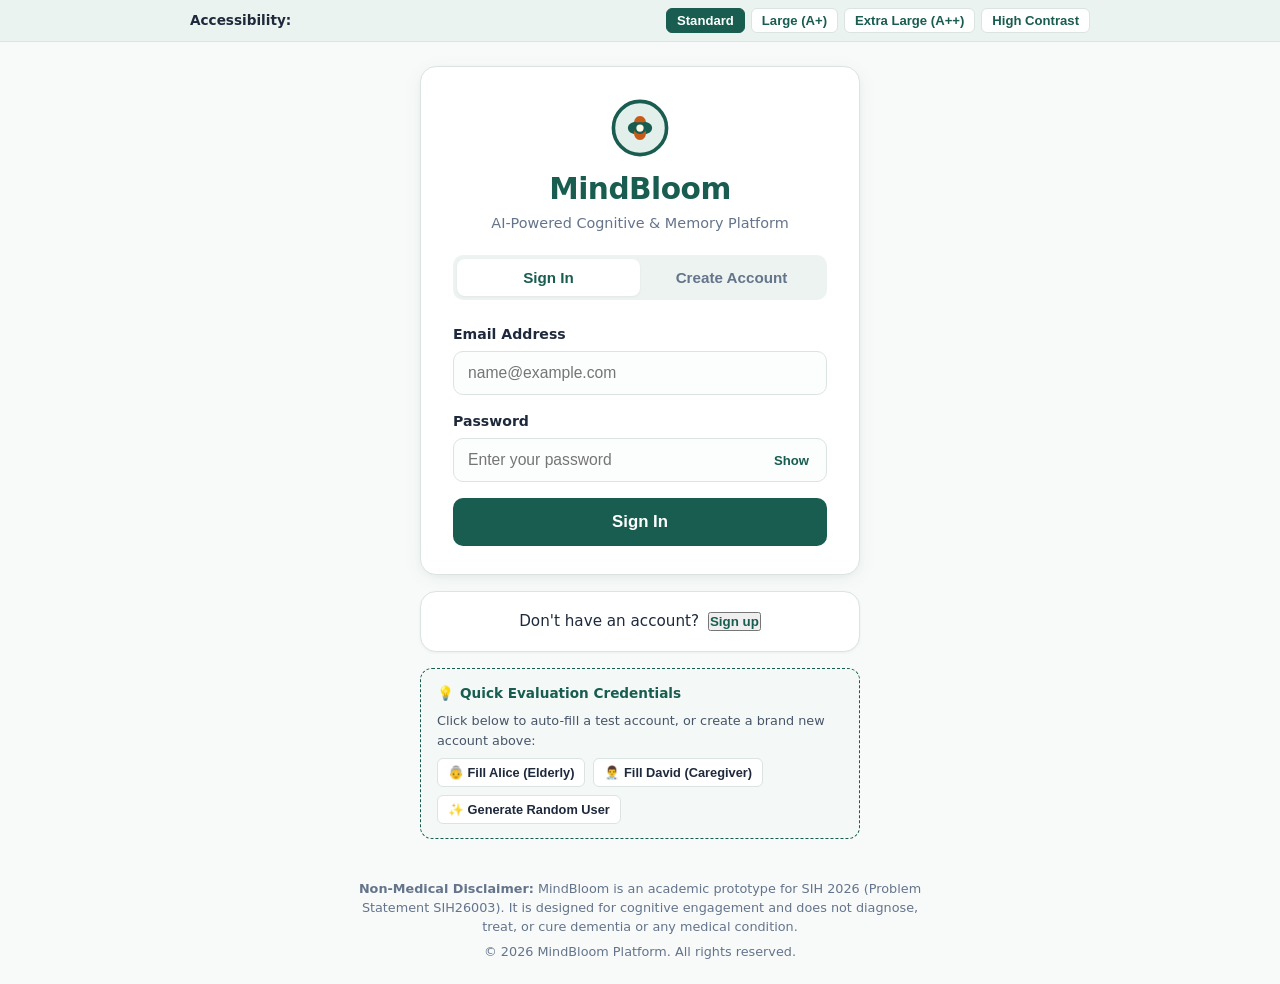
<file: frontend/index.html>
<!DOCTYPE html>
<html lang="en">
<head>
  <meta charset="UTF-8">
  <meta name="viewport" content="width=device-width, initial-scale=1.0">
  <title>MindBloom — AI-Powered Cognitive & Memory Assistance Platform</title>
  <meta name="description" content="MindBloom is an accessible, AI-powered cognitive gaming and memory assistance platform designed for elderly individuals and caregivers. Academic prototype for SIH 2026.">
  <link rel="stylesheet" href="css/style.css">
  <script>
    (function() {
      var token = localStorage.getItem('mindbloom_token');
      if (!token) {
        window.location.replace('login.html');
      }
    })();
  </script>
</head>
<body>

  <!-- Accessible Skip to Main Content Link -->
  <a href="#main-content" class="skip-link">Skip to main content</a>

  <!-- Top Accessibility Bar (Elderly Friendly Font & Contrast Sizing) -->
  <aside class="a11y-bar" aria-label="Accessibility controls">
    <div class="container">
      <span class="a11y-label">Accessibility Settings:</span>
      <div class="a11y-controls">
        <span id="font-controls-label">Text Size:</span>
        <button type="button" class="a11y-btn active" id="btn-font-normal" aria-labelledby="font-controls-label btn-font-normal">Standard</button>
        <button type="button" class="a11y-btn" id="btn-font-large" aria-labelledby="font-controls-label btn-font-large">Large (A+)</button>
        <button type="button" class="a11y-btn" id="btn-font-xlarge" aria-labelledby="font-controls-label btn-font-xlarge">Extra Large (A++)</button>
        <button type="button" class="a11y-btn" id="btn-high-contrast" aria-pressed="false">High Contrast Mode</button>
      </div>
    </div>
  </aside>

  <!-- Main Navigation Header -->
  <header class="site-header">
    <div class="container">
      <nav class="nav-bar" aria-label="Main Navigation">
        <!-- Logo / Brand Name -->
        <a href="#home" class="brand" aria-label="MindBloom Home">
          <svg class="brand-icon" viewBox="0 0 48 48" fill="none" xmlns="http://www.w3.org/2000/svg" aria-hidden="true">
            <circle cx="24" cy="24" r="22" fill="#E3EFEA" stroke="#185D50" stroke-width="3"/>
            <!-- Gentle Flower / Blooming Petals Concept -->
            <path d="M24 14C21 14 19 17 19 20C19 23 24 28 24 28C24 28 29 23 29 20C29 17 27 14 24 14Z" fill="#C85A17"/>
            <path d="M14 24C14 21 17 19 20 19C23 19 28 24 28 24C28 24 23 29 20 29C17 29 14 27 14 24Z" fill="#185D50"/>
            <path d="M34 24C34 21 31 19 28 19C25 19 20 24 20 24C20 24 25 29 28 29C31 29 34 27 34 24Z" fill="#185D50"/>
            <path d="M24 34C21 34 19 31 19 28C19 25 24 20 24 20C24 20 29 25 29 28C29 31 27 34 24 34Z" fill="#C85A17"/>
            <circle cx="24" cy="24" r="4" fill="#FEF9E7" stroke="#185D50" stroke-width="2"/>
          </svg>
          <div class="brand-text">
            <span class="brand-name">MindBloom</span>
            <span class="brand-subtext">Cognitive Assistance</span>
          </div>
        </a>

        <!-- Mobile Menu Hamburger Button -->
        <button type="button" class="menu-toggle" id="menu-toggle" aria-expanded="false" aria-controls="nav-menu" aria-label="Toggle navigation menu">
          <span>☰</span> Menu
        </button>

        <!-- Navigation Links -->
        <ul class="nav-menu" id="nav-menu">
          <li><a href="#home" class="nav-link active">Home</a></li>
          <li><a href="#about" class="nav-link">About</a></li>
          <li><a href="#how-it-works" class="nav-link">How It Works</a></li>
          <li><a href="#features" class="nav-link">Features</a></li>
          <li><a href="#game" class="nav-link">Memory Match</a></li>
          <li><a href="dashboard.html" class="nav-link">Caregiver Dashboard</a></li>
          <li class="nav-user-item">
            <a href="#account" class="nav-user-pill" style="text-decoration: none;">
              <span id="nav-user-name">Loading...</span>
              <span id="nav-user-role" class="nav-role-badge">Player</span>
            </a>
          </li>
          <li><button type="button" id="btn-logout" class="nav-logout-btn">Log Out</button></li>
        </ul>
      </nav>
    </div>
  </header>

  <!-- Main Content Landmark -->
  <main id="main-content">

    <!-- ====================================================================
         1 & 3. HERO SECTION & LANDING PAGE
         ==================================================================== -->
    <section class="section hero" id="home">
      <div class="container">
        <div class="hero-grid">
          
          <!-- Hero Text Content -->
          <div class="hero-content">
            <div class="sih-badge">
              <span>🌟</span>
              <span>SIH 2026 • Problem Statement SIH26003</span>
            </div>

            <h1 class="hero-title">MindBloom</h1>
            <p class="hero-tagline">AI-Powered Cognitive &amp; Memory Assistance Platform</p>

            <p class="hero-desc">
              A welcoming, accessible digital space designed for elderly individuals and their dedicated caregivers. 
              MindBloom offers engaging cognitive games, personalized activity pacing, gentle daily reminders, 
              and caregiver monitoring—empowering active minds with warmth, dignity, and simplicity.
            </p>

            <!-- Important Academic & Medical Limitation Notice -->
            <aside class="notice-banner" role="note" aria-label="Medical disclaimer notice">
              <svg class="notice-icon" viewBox="0 0 24 24" fill="currentColor" aria-hidden="true">
                <path d="M12 2L1 21h22L12 2zm1 14h-2v-2h2v2zm0-4h-2v-4h2v4z"/>
              </svg>
              <div>
                <h2 class="notice-title">Important Academic Prototype Notice</h2>
                <p class="notice-text">
                  MindBloom is an academic prototype developed for SIH 2026. 
                  It is strictly designed for recreational cognitive stimulation and memory assistance. 
                  <strong>It does NOT diagnose, treat, prevent, or cure dementia or any medical condition.</strong>
                </p>
              </div>
            </aside>

            <!-- Call-to-Action Buttons -->
            <div class="hero-actions">
              <a href="#game" class="btn btn-primary">
                Play Memory Match <span>→</span>
              </a>
              <a href="#about" class="btn btn-secondary">
                Learn More
              </a>
            </div>
          </div>

          <!-- Hero Visual: Friendly Interactive Game Tile Preview -->
          <div class="hero-visual" aria-hidden="true">
            <div class="hero-card-preview">
              <div class="preview-header">
                <div class="preview-icon-box">
                  <span style="font-size: 26px;">🧠</span>
                </div>
                <div>
                  <h3 style="font-size: 20px; color: var(--color-primary-dark); margin:0;">Memory Match Preview</h3>
                  <span style="font-size: 14px; color: var(--color-text-muted);">Gentle Cognitive Warmup</span>
                </div>
                <span class="preview-badge">Adaptive AI</span>
              </div>

              <p style="font-size: 15px; color: var(--color-text-muted); margin-bottom: 12px;">
                Tap cards to reveal pairs. In Phase 3, this game will actively adapt its difficulty to your comfort level:
              </p>

              <div class="preview-game-grid" id="preview-grid">
                <div class="preview-tile" title="Tap to flip card">🌸</div>
                <div class="preview-tile matched" title="Matched card">🌻</div>
                <div class="preview-tile" title="Tap to flip card">🍃</div>
                <div class="preview-tile matched" title="Matched card">🌻</div>
                <div class="preview-tile" title="Tap to flip card">🌸</div>
                <div class="preview-tile" title="Tap to flip card">🍃</div>
              </div>

              <div class="preview-status">
                <span id="preview-status-text">Interactive Demo Preview</span>
                <span style="color: var(--color-primary); font-weight: bold;">Level: Friendly</span>
              </div>
            </div>
          </div>

        </div>
      </div>
    </section>

    <!-- ====================================================================
         4. ABOUT SECTION
         ==================================================================== -->
    <section class="section section-alt" id="about">
      <div class="container">
        
        <header class="section-header">
          <span class="section-tag">About MindBloom</span>
          <h2 class="section-title">Supporting Mental Agility with Dignity &amp; Care</h2>
          <p class="section-desc">
            Designed specifically for senior citizens and individuals facing memory difficulties, 
            especially focusing on communities across the North Eastern Region.
          </p>
        </header>

        <div class="about-grid">
          
          <!-- About Card 1: What It Is -->
          <article class="about-card">
            <div class="about-icon">
              <svg width="32" height="32" viewBox="0 0 24 24" fill="none" stroke="currentColor" stroke-width="2">
                <path d="M12 2a9 9 0 0 1 9 9c0 4.97-4.03 9-9 9a9 9 0 0 1-9-9c0-4.97 4.03-9 9-9z"/>
                <path d="M12 7v5l3 3"/>
              </svg>
            </div>
            <h3>What is MindBloom?</h3>
            <p>
              MindBloom is a compassionate web application created for SIH 2026 (SIH26003). 
              It provides stimulating brain exercises, daily routine reminders, and easy progress tracking 
              to keep everyday life organized and enjoyable.
            </p>
          </article>

          <!-- About Card 2: Who It Is For -->
          <article class="about-card">
            <div class="about-icon">
              <svg width="32" height="32" viewBox="0 0 24 24" fill="none" stroke="currentColor" stroke-width="2">
                <path d="M17 21v-2a4 4 0 0 0-4-4H5a4 4 0 0 0-4 4v2"/>
                <circle cx="9" cy="7" r="4"/>
                <path d="M23 21v-2a4 4 0 0 0-3-3.87"/>
                <path d="M16 3.13a4 4 0 0 1 0 7.75"/>
              </svg>
            </div>
            <h3>Who is it Designed For?</h3>
            <p>
              <strong>Elderly Individuals:</strong> Seniors experiencing mild memory slips or early dementia symptoms who benefit from structured mental activities.<br><br>
              <strong>Caregivers &amp; Families:</strong> Relatives and healthcare aides who want gentle visibility into their loved one's daily engagement.
            </p>
          </article>

          <!-- About Card 3: Why Cognitive Engagement Matters -->
          <article class="about-card">
            <div class="about-icon">
              <svg width="32" height="32" viewBox="0 0 24 24" fill="none" stroke="currentColor" stroke-width="2">
                <path d="M22 11.08V12a10 10 0 1 1-5.93-9.14"/>
                <polyline points="22 4 12 14.01 9 11.01"/>
              </svg>
            </div>
            <h3>Why Cognitive Engagement?</h3>
            <p>
              Regular cognitive engagement helps maintain focus, recall, and confidence. 
              By adapting difficulty automatically, MindBloom prevents frustration, encourages 
              daily practice, and creates a positive, stress-free routine.
            </p>
          </article>

        </div>

      </div>
    </section>

    <!-- ====================================================================
         5. HOW IT WORKS SECTION (VISUAL WORKFLOW)
         ==================================================================== -->
    <section class="section" id="how-it-works">
      <div class="container">

        <header class="section-header">
          <span class="section-tag">Platform Workflow</span>
          <h2 class="section-title">How MindBloom Works</h2>
          <p class="section-desc">
            A seamless, adaptive cycle designed to support elderly users at their own personal pace.
          </p>
        </header>

        <div class="workflow-container">
          
          <div class="workflow-steps-horizontal" role="list">
            
            <!-- Step 1 -->
            <div class="workflow-step" role="listitem">
              <div class="step-number" aria-hidden="true">1</div>
              <div class="step-icon-wrap" aria-hidden="true">
                <span style="font-size: 24px;">🎮</span>
              </div>
              <h3 class="step-title">User Plays Game</h3>
              <p class="step-desc">The elderly user plays simple, enjoyable cognitive games like Memory Matching.</p>
            </div>

            <!-- Step 2 -->
            <div class="workflow-step" role="listitem">
              <div class="step-number" aria-hidden="true">2</div>
              <div class="step-icon-wrap" aria-hidden="true">
                <span style="font-size: 24px;">📊</span>
              </div>
              <h3 class="step-title">Performance Recorded</h3>
              <p class="step-desc">Accuracy, response time, mistakes, and hints are captured automatically in the background.</p>
            </div>

            <!-- Step 3 -->
            <div class="workflow-step" role="listitem">
              <div class="step-number" aria-hidden="true">3</div>
              <div class="step-icon-wrap" aria-hidden="true">
                <span style="font-size: 24px;">🤖</span>
              </div>
              <h3 class="step-title">AI Analyzes Data</h3>
              <p class="step-desc">A Random Forest machine learning model analyzes recent performance patterns.</p>
            </div>

            <!-- Step 4 -->
            <div class="workflow-step" role="listitem">
              <div class="step-number" aria-hidden="true">4</div>
              <div class="step-icon-wrap" aria-hidden="true">
                <span style="font-size: 24px;">⚙️</span>
              </div>
              <h3 class="step-title">Difficulty Personalized</h3>
              <p class="step-desc">The next game is automatically calibrated to Easy, Medium, or Hard to keep play enjoyable.</p>
            </div>

            <!-- Step 5 -->
            <div class="workflow-step" role="listitem">
              <div class="step-number" aria-hidden="true">5</div>
              <div class="step-icon-wrap" aria-hidden="true">
                <span style="font-size: 24px;">📈</span>
              </div>
              <h3 class="step-title">Progress Tracked</h3>
              <p class="step-desc">Caregivers and users view trends over time without any complex medical jargon.</p>
            </div>

          </div>

          <div class="workflow-note">
            ℹ️ <strong>Phase 1 Note:</strong> This diagram illustrates the architectural workflow. 
            The machine learning model, FastAPI backend, and SQL database will be implemented in subsequent phases.
          </div>

        </div>

      </div>
    </section>

    <!-- ====================================================================
         6. FEATURES SECTION
         ==================================================================== -->
    <section class="section section-alt" id="features">
      <div class="container">

        <header class="section-header">
          <span class="section-tag">Core Capabilities</span>
          <h2 class="section-title">Built for Comfort, Clarity, and Connection</h2>
          <p class="section-desc">
            Explore the key features designed to make cognitive exercise encouraging and caregiving effortless.
          </p>
        </header>

        <div class="features-grid">

          <!-- Feature 1 -->
          <article class="feature-card">
            <div class="feature-icon-box" aria-hidden="true">
              <span style="font-size: 28px;">🃏</span>
            </div>
            <h3 class="feature-title">Cognitive Games</h3>
            <p class="feature-desc">
              Thoughtfully curated games including Memory Matching, Picture Recall, and Sequence Memory designed to stimulate active recall.
            </p>
            <a href="#game" class="feature-tag" style="text-decoration: none;"><span>▶</span> Play Memory Match &rarr;</a>
          </article>

          <!-- Feature 2 -->
          <article class="feature-card">
            <div class="feature-icon-box" aria-hidden="true">
              <span style="font-size: 28px;">🧠</span>
            </div>
            <h3 class="feature-title">AI Personalization</h3>
            <p class="feature-desc">
              Adaptive difficulty models adjust challenge levels according to user response speed and accuracy, ensuring zero frustration.
            </p>
            <span class="feature-tag"><span>✓</span> Scikit-Learn Model</span>
          </article>

          <!-- Feature 3 -->
          <article class="feature-card">
            <div class="feature-icon-box" aria-hidden="true">
              <span style="font-size: 28px;">📊</span>
            </div>
            <h3 class="feature-title">Progress Tracking</h3>
            <p class="feature-desc">
              Clean visual graphs showing completion trends, play frequency, and performance indicators powered by Chart.js.
            </p>
            <span class="feature-tag"><span>✓</span> Visual Charts</span>
          </article>

          <!-- Feature 4 -->
          <article class="feature-card">
            <div class="feature-icon-box" aria-hidden="true">
              <span style="font-size: 28px;">⏰</span>
            </div>
            <h3 class="feature-title">Memory Reminders</h3>
            <p class="feature-desc">
              High-visibility notifications for daily routines, hydration, medication, and upcoming family check-ins.
            </p>
            <span class="feature-tag"><span>✓</span> Clear &amp; Timely</span>
          </article>

          <!-- Feature 5 -->
          <article class="feature-card">
            <div class="feature-icon-box" aria-hidden="true">
              <span style="font-size: 28px;">👨‍👩‍👦</span>
            </div>
            <h3 class="feature-title">Caregiver Dashboard</h3>
            <p class="feature-desc">
              A dedicated portal for family members to monitor play consistency, view history, and coordinate assistance.
            </p>
            <a href="dashboard.html" class="feature-tag" style="text-decoration: none;"><span>📊</span> View Caregiver Dashboard &rarr;</a>
          </article>

          <!-- Feature 6 -->
          <article class="feature-card">
            <div class="feature-icon-box" aria-hidden="true">
              <span style="font-size: 28px;">👁️</span>
            </div>
            <h3 class="feature-title">Accessible Interface</h3>
            <p class="feature-desc">
              Extra-large typography, high-contrast mode, soft colors, and generous touch targets crafted for senior citizens.
            </p>
            <span class="feature-tag"><span>✓</span> Senior-Friendly</span>
          </article>

        </div>

      </div>
    </section>

    <!-- ====================================================================
         COGNITIVE GAME: MEMORY MATCH (PHASE 2)
         ==================================================================== -->
    <section class="section game-section" id="game" aria-label="Memory Matching Cognitive Game">
      <div class="container">

        <header class="section-header">
          <span class="section-tag">Cognitive Exercise</span>
          <h2 class="section-title">Memory Match</h2>
          <p class="section-desc">
            Find all the matching pairs. Tap two cards to reveal them.
          </p>
        </header>

        <div class="game-wrapper">

          <!-- Game Control & Settings Panel -->
          <div class="game-control-panel">
            
            <!-- Difficulty Selector -->
            <div class="difficulty-control">
              <span class="control-label" id="difficulty-label">Select Difficulty:</span>
              <div class="difficulty-btn-group" role="group" aria-labelledby="difficulty-label">
                <button type="button" class="btn-diff active" data-difficulty="easy" id="diff-easy" aria-pressed="true">
                  <span class="diff-title">Easy</span>
                  <span class="diff-sub">4 Pairs (8 Cards)</span>
                </button>
                <button type="button" class="btn-diff" data-difficulty="medium" id="diff-medium" aria-pressed="false">
                  <span class="diff-title">Medium</span>
                  <span class="diff-sub">6 Pairs (12 Cards)</span>
                </button>
                <button type="button" class="btn-diff" data-difficulty="hard" id="diff-hard" aria-pressed="false">
                  <span class="diff-title">Hard</span>
                  <span class="diff-sub">8 Pairs (16 Cards)</span>
                </button>
              </div>
            </div>

            <!-- Action Buttons: Start, Restart, Hint -->
            <div class="game-action-buttons">
              <button type="button" class="btn btn-primary" id="btn-start-game">
                <span>▶</span> Start Game
              </button>
              <button type="button" class="btn btn-secondary" id="btn-restart-game">
                <span>↻</span> Restart
              </button>
              <button type="button" class="btn btn-hint" id="btn-hint-game" title="Peek at an unmatched pair briefly">
                <span>💡</span> Need a Hint?
              </button>
            </div>

          </div>

          <!-- Live Game Statistics Bar -->
          <div class="game-stats-bar" aria-live="polite" aria-label="Live Game Statistics">
            <div class="stat-badge">
              <span class="stat-label">Score</span>
              <span class="stat-value" id="stat-score">0</span>
            </div>
            <div class="stat-badge">
              <span class="stat-label">Timer</span>
              <span class="stat-value" id="stat-timer">00:00</span>
            </div>
            <div class="stat-badge">
              <span class="stat-label">Pairs Matched</span>
              <span class="stat-value" id="stat-matched">0 / 4</span>
            </div>
            <div class="stat-badge">
              <span class="stat-label">Attempts</span>
              <span class="stat-value" id="stat-attempts">0</span>
            </div>
            <div class="stat-badge">
              <span class="stat-label">Mistakes</span>
              <span class="stat-value" id="stat-mistakes">0</span>
            </div>
            <div class="stat-badge">
              <span class="stat-label">Accuracy</span>
              <span class="stat-value" id="stat-accuracy">0%</span>
            </div>
            <div class="stat-badge">
              <span class="stat-label">Hints Used</span>
              <span class="stat-value" id="stat-hints">0</span>
            </div>
          </div>

          <!-- Game Board Outer Container -->
          <div class="game-board-outer">
            <!-- Screen reader accessible announcement -->
            <div id="game-sr-status" class="sr-only" role="status" aria-live="polite"></div>

            <!-- The Grid of Memory Cards -->
            <div class="game-board grid-easy" id="game-board" role="region" aria-label="Memory Card Board">
              <!-- Dynamically rendered by JavaScript -->
            </div>
          </div>

          <!-- Elderly-Friendly Reassurance Tip -->
          <div class="game-tip-box">
            <span>🌿 <strong>Elderly-Friendly Tip:</strong> Take all the time you need! There is no rush or time penalty. Relax and enjoy finding each pair.</span>
          </div>

        </div>

      </div>
    </section>

    <!-- ====================================================================
         7. USER ACCOUNT & AUTHENTICATION STATUS
         ==================================================================== -->
    <section class="section login-section" id="account">
      <div class="container">

        <header class="section-header">
          <span class="section-tag">Account Session</span>
          <h2 class="section-title">Your MindBloom Profile</h2>
          <p class="section-desc">
            Secure, authenticated session with encrypted password protection.
          </p>
        </header>

        <div class="login-wrapper">
          <div class="login-box account-status-card">
            
            <div class="account-profile-header">
              <div class="account-avatar" id="account-avatar" aria-hidden="true">👤</div>
              <div class="account-info">
                <h3 id="profile-display-name">Loading User...</h3>
                <p id="profile-display-email" class="profile-email">email@example.com</p>
                <span id="profile-display-role" class="profile-role-pill">Elderly Player</span>
              </div>
            </div>

            <div class="account-details-grid">
              <div class="acc-detail-item">
                <span class="acc-detail-label">User ID</span>
                <span class="acc-detail-val" id="profile-user-id">#--</span>
              </div>
              <div class="acc-detail-item">
                <span class="acc-detail-label">Security</span>
                <span class="acc-detail-val">Bcrypt + JWT</span>
              </div>
              <div class="acc-detail-item">
                <span class="acc-detail-label">Status</span>
                <span class="acc-detail-val" style="color: #15803D; font-weight: 700;">● Active</span>
              </div>
            </div>

            <div class="account-actions">
              <a href="dashboard.html" class="btn btn-secondary btn-block" style="text-align: center; text-decoration: none; display: block; margin-bottom: 10px;">
                📊 Open Caregiver Dashboard
              </a>
              <button type="button" class="btn btn-primary btn-block" id="btn-account-logout">
                Sign Out / Switch User <span>→</span>
              </button>
            </div>

          </div>
        </div>

      </div>
    </section>

    <!-- Game Completion Result Modal Dialog -->
    <div class="modal-backdrop" id="game-result-modal" role="dialog" aria-modal="true" aria-labelledby="modal-title" style="display: none;">
      <div class="modal-card">
        <div class="modal-celebration" aria-hidden="true">🎉 🌸 🌟</div>
        <h3 class="modal-title" id="modal-title">Wonderful Job! Game Complete!</h3>
        <p class="modal-sub">You have successfully found all matching pairs.</p>

        <div class="results-grid">
          <div class="result-item highlight">
            <span class="res-label">Final Score</span>
            <span class="res-val" id="res-score">0</span>
          </div>
          <div class="result-item highlight">
            <span class="res-label">Accuracy</span>
            <span class="res-val" id="res-accuracy">0%</span>
          </div>
          <div class="result-item">
            <span class="res-label">Time Taken</span>
            <span class="res-val" id="res-time">0s</span>
          </div>
          <div class="result-item">
            <span class="res-label">Difficulty</span>
            <span class="res-val" id="res-difficulty">Easy</span>
          </div>
          <div class="result-item">
            <span class="res-label">Total Attempts</span>
            <span class="res-val" id="res-attempts">0</span>
          </div>
          <div class="result-item">
            <span class="res-label">Mistakes</span>
            <span class="res-val" id="res-mistakes">0</span>
          </div>
          <div class="result-item">
            <span class="res-label">Matched Pairs</span>
            <span class="res-val" id="res-matched">4 / 4</span>
          </div>
          <div class="result-item">
            <span class="res-label">Hints Used</span>
            <span class="res-val" id="res-hints">0</span>
          </div>
          <div class="result-item" style="grid-column: 1 / -1;">
            <span class="res-label">Active Player Profile</span>
            <span class="res-val" id="res-player" style="font-size: 15px; font-weight: 700; color: var(--color-primary);">Grandma Rose (DEMO User #1)</span>
          </div>
        </div>

        <!-- AI Adaptive Difficulty Recommendation Card (Phase 5) -->
        <div class="ai-recommendation-card" id="ai-rec-card" role="region" aria-label="AI Adaptive Difficulty Recommendation">
          <div class="ai-rec-header">
            <span class="ai-rec-icon" aria-hidden="true">🧠</span>
            <div class="ai-rec-title-wrap">
              <h4 class="ai-rec-title">AI Adaptive Recommendation</h4>
              <span class="ai-rec-subtitle">Personalized next-round pace based on your gameplay</span>
            </div>
          </div>

          <!-- Loading State -->
          <div class="ai-rec-loading" id="ai-rec-loading">
            <span class="ai-spinner" aria-hidden="true"></span>
            <span>Analyzing gameplay rhythm to recommend your next difficulty...</span>
          </div>

          <!-- Result Content State -->
          <div class="ai-rec-content" id="ai-rec-content" style="display: none;">
            <div class="ai-rec-badge-row">
              <span class="ai-rec-label">Recommended Next Level:</span>
              <span class="rec-diff-badge diff-medium" id="ai-rec-difficulty-badge">Medium</span>
              <span class="rec-conf-badge" id="ai-rec-confidence">98% match</span>
            </div>
            <p class="ai-rec-message" id="ai-rec-message">
              Great matching pace! Medium difficulty will offer a comfortable, engaging challenge.
            </p>
            <div class="ai-rec-comparison">
              <span>Current Round: <strong id="rec-current-diff">Easy (8 cards)</strong></span>
              <span class="ai-arrow" aria-hidden="true">➔</span>
              <span>Next Suggested: <strong id="rec-next-diff">Medium (12 cards)</strong></span>
            </div>
            <div class="ai-rec-disclaimer">
              <small>💡 Adapts game card count for comfort &amp; engagement — strictly non-diagnostic.</small>
            </div>
          </div>

          <!-- Fallback Offline State -->
          <div class="ai-rec-fallback" id="ai-rec-fallback" style="display: none;">
            <p id="ai-rec-fallback-msg">ℹ️ AI recommendation currently unavailable (offline mode). You can continue playing comfortably at your chosen pace!</p>
          </div>
        </div>

        <!-- Database Save Status Indicator (Phase 3 Backend Connection) -->
        <div id="res-save-status" class="res-save-status" role="status" aria-live="polite" style="display: none;"></div>

        <div class="modal-note">
          <small>✓ Game performance data is automatically sent to the FastAPI backend and recorded in MySQL (mindbloom_db).</small>
        </div>

        <div class="modal-actions">
          <button type="button" class="btn btn-primary btn-block btn-lg" id="btn-modal-play-recommended" style="display: none;">
            <span>▶</span> Start Next Round (Recommended: <span id="btn-rec-diff-text">Medium</span>)
          </button>
          <button type="button" class="btn btn-secondary btn-block" id="btn-modal-play-again">
            <span>↺</span> Replay Current Level
          </button>
          <a href="dashboard.html" class="btn btn-outline btn-block" style="text-align: center; text-decoration: none; display: block;">
            <span>📊</span> View Caregiver Dashboard
          </a>
          <button type="button" class="btn btn-outline btn-block" id="btn-modal-close">
            Close Results
          </button>
        </div>
      </div>
    </div>

  </main>

  <!-- ====================================================================
       FOOTER
       ==================================================================== -->
  <footer class="site-footer">
    <div class="container">
      
      <div class="footer-grid">
        
        <!-- Brand & Description -->
        <div class="footer-brand">
          <div class="brand">
            <span class="brand-name">MindBloom</span>
          </div>
          <span class="brand-subtext">AI-Powered Cognitive &amp; Memory Assistance</span>
          <p class="footer-desc">
            An academic prototype empowering elderly memory health, daily engagement, and family caregiving through adaptive technology.
          </p>
          <div class="sih-badge" style="background: rgba(255,255,255,0.1); color: #FFF; border-color: rgba(255,255,255,0.2);">
            Smart India Hackathon 2026 • SIH26003
          </div>
        </div>

        <!-- Quick Links -->
        <div class="footer-links">
          <h4>Explore MindBloom</h4>
          <ul class="footer-nav">
            <li><a href="#home">Home</a></li>
            <li><a href="#about">About MindBloom</a></li>
            <li><a href="#how-it-works">How It Works</a></li>
            <li><a href="#features">Features</a></li>
            <li><a href="#game">Memory Match Game</a></li>
            <li><a href="dashboard.html">Caregiver Dashboard</a></li>
            <li><a href="#login">Login Portal</a></li>
          </ul>
        </div>

        <!-- Portals Overview -->
        <div class="footer-links">
          <h4>Platform Portals</h4>
          <ul class="footer-nav">
            <li><a href="#login">Patient Dashboard</a></li>
            <li><a href="dashboard.html">Caregiver Monitoring (Live Dashboard)</a></li>
            <li><a href="#how-it-works">AI Adaptive System</a></li>
            <li><a href="#about">North Eastern Region Focus</a></li>
          </ul>
        </div>

      </div>

      <!-- Prominent Medical Disclaimer -->
      <div class="footer-disclaimer-box" role="contentinfo">
        <strong>Academic &amp; Medical Disclaimer:</strong> MindBloom is an academic project prototype developed for Smart India Hackathon (SIH 2026) Problem Statement SIH26003. MindBloom is designed exclusively for cognitive entertainment, recreational mental exercises, and memory assistance. <strong>MindBloom does NOT claim to diagnose, treat, prevent, or cure dementia, Alzheimer's disease, or any medical or neurological condition.</strong> It is not a medical device and should not replace professional medical advice, clinical diagnosis, or specialized clinical care.
      </div>

      <!-- Bottom Copyright & Status -->
      <div class="footer-bottom">
        <p>&copy; 2026 MindBloom Platform. SIH 2026 Academic Prototype.</p>
        <p>Phase 1: Frontend Foundation (HTML5 / CSS3 / Vanilla JS)</p>
      </div>

    </div>
  </footer>

  <!-- Scripts -->
  <script src="js/script.js"></script>
</body>
</html>
</file>
<file: frontend/css/style.css>
/* ==========================================================================
   MINDBLOOM - STYLE SHEET (PHASE 1)
   AI-Powered Cognitive & Memory Assistance Platform
   Target: Elderly-Friendly, High Readability, WCAG AAA Compliant
   ========================================================================== */

/* --- CSS Variables & Theme Tokens --- */
:root {
  /* Color Palette - Calm, Warm, Trustworthy */
  --color-bg: #FBF9F5;
  --color-surface: #FFFFFF;
  --color-surface-soft: #F2EDE4;
  --color-border: #D8D1C5;
  --color-border-focus: #185D50;
  
  --color-primary: #185D50;         /* Deep Forest Teal */
  --color-primary-dark: #0F3E35;    /* Dark Forest Teal */
  --color-primary-light: #E3EFEA;   /* Soft Sage Tint */
  --color-secondary: #C85A17;       /* Warm Terracotta for primary actions */
  --color-secondary-hover: #A8470E;
  
  --color-text-main: #192320;       /* High Contrast Slate (14.5:1 on light) */
  --color-text-muted: #423d4c;      /* Readable Dark Neutral (7.5:1 on light) */
  --color-text-on-primary: #FFFFFF;
  
  --color-info-bg: #EBF5FB;
  --color-info-border: #2980B9;
  --color-info-text: #1B4F72;

  --color-warning-bg: #FEF9E7;
  --color-warning-border: #F39C12;
  --color-warning-text: #7D6608;

  /* Typography Scale (Elderly-Friendly base: 18px) */
  --font-base: 'Segoe UI', system-ui, -apple-system, BlinkMacSystemFont, Roboto, sans-serif;
  --font-size-base: 18px;
  --font-size-sm: 16px;
  --font-size-md: 20px;
  --font-size-lg: 24px;
  --font-size-xl: 30px;
  --font-size-xxl: 40px;
  --font-size-hero: 52px;
  
  --line-height-normal: 1.6;
  --line-height-heading: 1.3;

  /* Spacing */
  --space-xs: 8px;
  --space-sm: 12px;
  --space-md: 20px;
  --space-lg: 32px;
  --space-xl: 48px;
  --space-xxl: 72px;

  /* Component Dimensions */
  --btn-height: 52px;
  --input-height: 54px;
  --radius-sm: 8px;
  --radius-md: 14px;
  --radius-lg: 20px;
  --shadow-subtle: 0 4px 16px rgba(0, 0, 0, 0.06);
  --shadow-hover: 0 8px 24px rgba(0, 0, 0, 0.12);
  --transition: all 0.2s ease-in-out;
}

/* --- Accessibility Adjustments: Large Font Mode --- */
body.font-large {
  --font-size-base: 21px;
  --font-size-sm: 18px;
  --font-size-md: 23px;
  --font-size-lg: 28px;
  --font-size-xl: 34px;
  --font-size-xxl: 44px;
  --font-size-hero: 58px;
  --btn-height: 58px;
  --input-height: 60px;
}

body.font-xlarge {
  --font-size-base: 24px;
  --font-size-sm: 20px;
  --font-size-md: 26px;
  --font-size-lg: 32px;
  --font-size-xl: 38px;
  --font-size-xxl: 50px;
  --font-size-hero: 64px;
  --btn-height: 64px;
  --input-height: 66px;
}

/* --- Accessibility Adjustments: High Contrast Mode --- */
body.high-contrast {
  --color-bg: #000000;
  --color-surface: #121212;
  --color-surface-soft: #1E1E1E;
  --color-border: #FFFF00;
  --color-border-focus: #FFFFFF;
  --color-primary: #FFFF00;
  --color-primary-dark: #FFD700;
  --color-primary-light: #281784;
  --color-secondary: #00FFFF;
  --color-secondary-hover: #5FFFFF;
  --color-text-main: #FFFFFF;
  --color-text-muted: #FFFFCC;
  --color-text-on-primary: #000000;
  --shadow-subtle: none;
  --shadow-hover: background-color: #281784;
}

body.high-contrast .btn-primary {
  background-color: #FFFF00;
  color: #000000;
  border: 2px solid #FFFFFF;
  font-weight: 700;
}

body.high-contrast .btn-secondary {
  background-color: #00FFFF;
  color: #000000;
  border: 2px solid #FFFFFF;
}

body.high-contrast .card,
body.high-contrast .workflow-step,
body.high-contrast .nav-bar,
body.high-contrast .login-box {
  border: 2px solid #FFFF00;
}

/* ==========================================================================
   Base & Reset
   ========================================================================== */
*, *::before, *::after {
  box-sizing: border-box;
  margin: 0;
  padding: 0;
}

html {
  scroll-behavior: smooth;
  font-size: 16px;
}

body {
  font-family: var(--font-base);
  font-size: var(--font-size-base);
  line-height: var(--line-height-normal);
  color: var(--color-text-main);
  background-color: var(--color-bg);
  -webkit-font-smoothing: antialiased;
}

/* Keyboard Accessibility Focus State */
:focus-visible {
  outline: 4px solid var(--color-border-focus);
  outline-offset: 3px;
}

a {
  color: var(--color-primary);
  text-decoration: underline;
  text-underline-offset: 4px;
  transition: var(--transition);
}

a:hover, a:focus {
  color: var(--color-primary-dark);
}

img, svg {
  display: block;
  max-width: 100%;
}

h1, h2, h3, h4 {
  color: var(--color-text-main);
  line-height: var(--line-height-heading);
  font-weight: 700;
}

h1 { font-size: var(--font-size-hero); }
h2 { font-size: var(--font-size-xxl); }
h3 { font-size: var(--font-size-xl); }
h4 { font-size: var(--font-size-lg); }
p  { font-size: var(--font-size-base); }

.container {
  width: 100%;
  max-width: 1200px;
  margin: 0 auto;
  padding: 0 var(--space-md);
}

.text-center { text-align: center; }


/* Skip Link for Accessibility */
.skip-link {
  position: absolute;
  top: -60px;
  left: 10px;
  background: var(--color-primary);
  color: #FFFFFF;
  padding: 12px 18px;
  z-index: 9999;
  text-decoration: none;
  font-weight: bold;
  border-radius: var(--radius-sm);
  transition: top 0.2s ease;
}

.skip-link:focus {
  top: 10px;
}

/* ==========================================================================
   Top Accessibility Bar
   ========================================================================== */
.a11y-bar {
  background-color: var(--color-surface-soft);
  border-bottom: 1px solid var(--color-border);
  padding: var(--space-xs) 0;
  font-size: var(--font-size-sm);
}

.a11y-bar .container {
  display: flex;
  justify-content: space-between;
  align-items: center;
  flex-wrap: wrap;
  gap: var(--space-xs);
}

.a11y-label {
  font-weight: 600;
  color: var(--color-text-muted);
}

.a11y-controls {
  display: flex;
  align-items: center;
  gap: var(--space-xs);
}

.a11y-btn {
  background: var(--color-surface);
  border: 1px solid var(--color-border);
  padding: 6px 14px;
  border-radius: var(--radius-sm);
  font-size: var(--font-size-sm);
  font-weight: bold;
  cursor: pointer;
  color: var(--color-text-main);
  min-height: 38px;
  display: inline-flex;
  align-items: center;
  justify-content: center;
}
.a11y-btn:hover {
  background: var(--color-primary-light);
  border-color: var(--color-primary);
}


.a11y-btn.active {
  background: var(--color-primary);
  color: #FFFFFF;
  border-color: var(--color-primary-dark);
}

/* ==========================================================================
   Header & Navigation
   ========================================================================== */
.site-header {
  position: sticky;
  top: 0;
  background-color: var(--color-surface);
  border-bottom: 2px solid var(--color-border);
  z-index: 1000;
  box-shadow: var(--shadow-subtle);
}

.nav-bar {
  display: flex;
  align-items: center;
  justify-content: space-between;
  padding: var(--space-sm) 0;
  min-height: 80px;
}

/* Brand / Logo */
.brand {
  display: flex;
  align-items: center;
  gap: 14px;
  text-decoration: none;
  color: var(--color-primary);
}

.brand-icon {
  width: 46px;
  height: 46px;
  flex-shrink: 0;
}

.brand-text {
  display: flex;
  flex-direction: column;
}

.brand-name {
  font-size: var(--font-size-lg);
  font-weight: 800;
  letter-spacing: -0.5px;
  color: var(--color-primary);
  line-height: 1.1;
}

.brand-subtext {
  font-size: 13px;
  font-weight: 600;
  color: var(--color-text-muted);
  text-transform: uppercase;
  letter-spacing: 0.8px;
}

/* Navigation Menu */
.nav-menu {
  display: flex;
  align-items: center;
  gap: var(--space-md);
  list-style: none;
}

.nav-link {
  font-size: var(--font-size-md);
  font-weight: 600;
  color: var(--color-text-main);
  text-decoration: none;
  padding: 10px 14px;
  border-radius: var(--radius-sm);
  transition: var(--transition);
}

.nav-link:hover,
.nav-link.active {
  background-color: var(--color-primary-light);
  color: var(--color-primary-dark);
}

.nav-login-btn {
  background-color: var(--color-primary);
  color: var(--color-text-on-primary) !important;
  padding: 10px 22px;
  border-radius: var(--radius-md);
  font-weight: 700;
  text-decoration: none;
  border: 2px solid var(--color-primary);
}

.nav-login-btn:hover {
  background-color: var(--color-primary-dark);
  border-color: var(--color-primary-dark);
}

/* Mobile Menu Toggle Button */
.menu-toggle {
  display: none;
  background: var(--color-surface-soft);
  border: 2px solid var(--color-border);
  border-radius: var(--radius-sm);
  padding: 10px 16px;
  font-size: var(--font-size-md);
  font-weight: 700;
  color: var(--color-text-main);
  cursor: pointer;
  align-items: center;
  gap: 8px;
}

.menu-toggle:hover {
  background: var(--color-primary-light);
}

/* ==========================================================================
   Buttons & Interactive Elements
   ========================================================================== */
.btn {
  display: inline-flex;
  align-items: center;
  justify-content: center;
  gap: 12px;
  min-height: var(--btn-height);
  padding: 12px 30px;
  font-size: var(--font-size-md);
  font-weight: 700;
  font-family: inherit;
  border-radius: var(--radius-md);
  cursor: pointer;
  text-decoration: none;
  transition: var(--transition);
  border: 2px solid transparent;
  text-align: center;
}

.btn-primary {
  background-color: var(--color-secondary);
  color: #FFFFFF;
}

.btn-primary:hover {
  background-color: var(--color-secondary-hover);
  color: #FFFFFF;
  transform: translateY(-2px);
  box-shadow: var(--shadow-subtle);
}

.btn-secondary {
  background-color: var(--color-surface);
  color: var(--color-primary);
  border-color: var(--color-primary);
}

.btn-secondary:hover {
  background-color: var(--color-primary-light);
  color: var(--color-primary-dark);
  transform: translateY(-2px);
}

.btn-block {
  width: 100%;
}

.btn-icon {
  width: 22px;
  height: 22px;
}

/* ==========================================================================
   Section Headers & Common Layout
   ========================================================================== */
.section {
  padding: var(--space-xxl) 0;
  border-bottom: 1px solid var(--color-border);
}

.section-alt {
  background-color: var(--color-surface);
}

.section-header {
  max-width: 800px;
  margin: 0 auto var(--space-xl) auto;
  text-align: center;
}

.section-tag {
  display: inline-block;
  background-color: var(--color-primary-light);
  color: var(--color-primary-dark);
  font-size: var(--font-size-sm);
  font-weight: 800;
  text-transform: uppercase;
  letter-spacing: 1px;
  padding: 6px 14px;
  border-radius: var(--radius-sm);
  margin-bottom: var(--space-xs);
}

.section-title {
  margin-bottom: var(--space-sm);
}

.section-desc {
  font-size: var(--font-size-md);
  color: var(--color-text-muted);
  line-height: var(--line-height-normal);
}

/* ==========================================================================
   Hero Section
   ========================================================================== */
.hero {
  background: linear-gradient(180deg, #F5EFEB 0%, var(--color-bg) 100%);
  padding: var(--space-xl) 0 var(--space-xxl) 0;
}

.hero-grid {
  display: grid;
  grid-template-columns: 1.15fr 0.85fr;
  gap: var(--space-xl);
  align-items: center;
}

.hero-content {
  display: flex;
  flex-direction: column;
  gap: var(--space-md);
}

.sih-badge {
  display: inline-flex;
  align-items: center;
  gap: 8px;
  background-color: #FFF3CD;
  color: #856404;
  border: 1px solid #FFEBAA;
  padding: 8px 16px;
  border-radius: 50px;
  font-size: var(--font-size-sm);
  font-weight: 700;
  width: fit-content;
}

.hero-title {
  color: var(--color-primary-dark);
  letter-spacing: -0.5px;
}

.hero-tagline {
  font-size: var(--font-size-xl);
  color: var(--color-secondary);
  font-weight: 700;
  line-height: 1.25;
}

.hero-desc {
  font-size: var(--font-size-md);
  color: var(--color-text-muted);
  max-width: 620px;
}

.hero-actions {
  display: flex;
  gap: var(--space-md);
  flex-wrap: wrap;
  margin-top: var(--space-xs);
}

/* Hero Visual Card */
.hero-visual {
  display: flex;
  justify-content: center;
}

.hero-card-preview {
  background-color: var(--color-surface);
  border: 2px solid var(--color-border);
  border-radius: var(--radius-lg);
  padding: var(--space-lg);
  box-shadow: var(--shadow-subtle);
  width: 100%;
  max-width: 440px;
}

.preview-header {
  display: flex;
  align-items: center;
  gap: 12px;
  padding-bottom: var(--space-sm);
  border-bottom: 2px solid var(--color-surface-soft);
  margin-bottom: var(--space-md);
}

.preview-icon-box {
  width: 48px;
  height: 48px;
  background-color: var(--color-primary-light);
  border-radius: var(--radius-md);
  display: flex;
  align-items: center;
  justify-content: center;
}

.preview-badge {
  background-color: #E8F8F5;
  color: #117A65;
  font-weight: 700;
  font-size: var(--font-size-sm);
  padding: 4px 10px;
  border-radius: var(--radius-sm);
  margin-left: auto;
}

.preview-game-grid {
  display: grid;
  grid-template-columns: repeat(3, 1fr);
  gap: 12px;
  margin: var(--space-md) 0;
}

.preview-tile {
  background-color: var(--color-surface-soft);
  border: 2px solid var(--color-border);
  border-radius: var(--radius-md);
  aspect-ratio: 1;
  display: flex;
  flex-direction: column;
  align-items: center;
  justify-content: center;
  font-size: 28px;
  cursor: pointer;
  transition: var(--transition);
}

.preview-tile.matched {
  background-color: var(--color-primary-light);
  border-color: var(--color-primary);
}

.preview-status {
  background-color: #F8F9FA;
  border-radius: var(--radius-md);
  padding: 12px;
  display: flex;
  justify-content: space-between;
  align-items: center;
  font-size: var(--font-size-sm);
  font-weight: 600;
  color: var(--color-text-muted);
}

/* ==========================================================================
   Notice / Medical Limitation Banner
   ========================================================================== */
.notice-banner {
  background-color: #FFF9E6;
  border-left: 6px solid #D97706;
  border-radius: 0 var(--radius-md) var(--radius-md) 0;
  padding: var(--space-md) var(--space-lg);
  margin: var(--space-lg) 0;
  display: flex;
  align-items: flex-start;
  gap: 16px;
}

.notice-icon {
  width: 32px;
  height: 32px;
  flex-shrink: 0;
  color: #D97706;
}

.notice-title {
  font-size: var(--font-size-md);
  font-weight: 700;
  color: #92400E;
  margin-bottom: 4px;
}

.notice-text {
  font-size: var(--font-size-sm);
  color: #78350F;
  line-height: 1.5;
}

/* ==========================================================================
   About Section
   ========================================================================== */
.about-grid {
  display: grid;
  grid-template-columns: repeat(3, 1fr);
  gap: var(--space-lg);
  margin-top: var(--space-lg);
}

.about-card {
  background-color: var(--color-surface);
  border: 2px solid var(--color-border);
  border-radius: var(--radius-lg);
  padding: var(--space-lg);
  box-shadow: var(--shadow-subtle);
  display: flex;
  flex-direction: column;
  gap: var(--space-sm);
}

.about-icon {
  width: 56px;
  height: 56px;
  background-color: var(--color-primary-light);
  border-radius: var(--radius-md);
  display: flex;
  align-items: center;
  justify-content: center;
  color: var(--color-primary);
  margin-bottom: var(--space-xs);
}

.about-card h3 {
  font-size: var(--font-size-lg);
  color: var(--color-primary-dark);
}

.about-card p {
  color: var(--color-text-muted);
}

.about-card ul {
  padding-left: 20px;
  color: var(--color-text-muted);
}

.about-card li {
  margin-bottom: 8px;
}

/* ==========================================================================
   How It Works Section (Visual Workflow)
   ========================================================================== */
.workflow-container {
  display: flex;
  flex-direction: column;
  gap: var(--space-md);
  max-width: 960px;
  margin: 0 auto;
}

.workflow-steps-horizontal {
  display: grid;
  grid-template-columns: repeat(5, 1fr);
  gap: var(--space-sm);
  align-items: stretch;
  position: relative;
}

.workflow-step {
  background-color: var(--color-surface);
  border: 2px solid var(--color-border);
  border-radius: var(--radius-md);
  padding: var(--space-md) var(--space-sm);
  display: flex;
  flex-direction: column;
  align-items: center;
  text-align: center;
  position: relative;
  box-shadow: var(--shadow-subtle);
}

.step-number {
  width: 38px;
  height: 38px;
  background-color: var(--color-primary);
  color: #FFFFFF;
  border-radius: 50%;
  display: flex;
  align-items: center;
  justify-content: center;
  font-weight: 800;
  font-size: var(--font-size-md);
  margin-bottom: 12px;
}

.step-icon-wrap {
  width: 48px;
  height: 48px;
  background-color: var(--color-surface-soft);
  border-radius: var(--radius-sm);
  display: flex;
  align-items: center;
  justify-content: center;
  margin-bottom: 12px;
  color: var(--color-primary);
}

.step-title {
  font-size: var(--font-size-md);
  font-weight: 700;
  margin-bottom: 8px;
  color: var(--color-primary-dark);
}

.step-desc {
  font-size: var(--font-size-sm);
  color: var(--color-text-muted);
  line-height: 1.4;
}

/* Connector Arrow between steps */
.step-arrow {
  display: flex;
  align-items: center;
  justify-content: center;
  color: var(--color-secondary);
  font-size: 26px;
  font-weight: 900;
}

.workflow-note {
  background-color: var(--color-surface-soft);
  border: 2px dashed var(--color-border);
  border-radius: var(--radius-md);
  padding: var(--space-md);
  text-align: center;
  font-size: var(--font-size-sm);
  color: var(--color-text-muted);
  margin-top: var(--space-md);
}

/* ==========================================================================
   Features Section
   ========================================================================== */
.features-grid {
  display: grid;
  grid-template-columns: repeat(3, 1fr);
  gap: var(--space-lg);
}

.feature-card {
  background-color: var(--color-surface);
  border: 2px solid var(--color-border);
  border-radius: var(--radius-lg);
  padding: var(--space-lg);
  box-shadow: var(--shadow-subtle);
  display: flex;
  flex-direction: column;
  gap: var(--space-sm);
  transition: var(--transition);
}

.feature-card:hover {
  border-color: var(--color-primary);
  transform: translateY(-4px);
  box-shadow: var(--shadow-hover);
}

.feature-icon-box {
  width: 58px;
  height: 58px;
  background-color: var(--color-primary-light);
  border-radius: var(--radius-md);
  display: flex;
  align-items: center;
  justify-content: center;
  color: var(--color-primary);
  margin-bottom: var(--space-xs);
}

.feature-title {
  font-size: var(--font-size-lg);
  color: var(--color-primary-dark);
}

.feature-desc {
  color: var(--color-text-muted);
  font-size: var(--font-size-base);
  line-height: var(--line-height-normal);
}

.feature-tag {
  margin-top: auto;
  font-size: var(--font-size-sm);
  font-weight: 700;
  color: var(--color-primary);
  display: inline-flex;
  align-items: center;
  gap: 6px;
}

/* ==========================================================================
   Login Section (UI Prototype)
   ========================================================================== */
.login-section {
  background: linear-gradient(180deg, var(--color-surface) 0%, var(--color-bg) 100%);
}

.login-wrapper {
  max-width: 540px;
  margin: 0 auto;
}

.login-box {
  background-color: var(--color-surface);
  border: 2px solid var(--color-border);
  border-radius: var(--radius-lg);
  padding: var(--space-xl);
  box-shadow: var(--shadow-subtle);
}

/* User Type Selector */
.user-type-selector {
  margin-bottom: var(--space-lg);
}

.user-type-label {
  display: block;
  font-size: var(--font-size-md);
  font-weight: 700;
  margin-bottom: var(--space-sm);
  color: var(--color-text-main);
}

.type-buttons {
  display: grid;
  grid-template-columns: 1fr 1fr;
  gap: var(--space-sm);
}

.type-btn {
  background: var(--color-surface-soft);
  border: 2px solid var(--color-border);
  border-radius: var(--radius-md);
  padding: 14px 12px;
  display: flex;
  flex-direction: column;
  align-items: center;
  gap: 6px;
  font-family: inherit;
  font-size: var(--font-size-base);
  font-weight: 700;
  color: var(--color-text-main);
  cursor: pointer;
  transition: var(--transition);
}

.type-btn .type-icon {
  font-size: 28px;
}

.type-btn:hover {
  background: var(--color-primary-light);
  border-color: var(--color-primary);
}

.type-btn.active {
  background: var(--color-primary-light);
  border-color: var(--color-primary);
  color: var(--color-primary-dark);
  box-shadow: 0 0 0 2px var(--color-primary);
}

/* Form Groups */
.form-group {
  margin-bottom: var(--space-md);
}

.form-label {
  display: block;
  font-size: var(--font-size-base);
  font-weight: 700;
  margin-bottom: 8px;
  color: var(--color-text-main);
}

.input-wrapper {
  position: relative;
  display: flex;
  align-items: center;
}

.form-input {
  width: 100%;
  height: var(--input-height);
  padding: 0 18px;
  font-family: inherit;
  font-size: var(--font-size-base);
  color: var(--color-text-main);
  background-color: var(--color-surface);
  border: 2px solid var(--color-border);
  border-radius: var(--radius-md);
  transition: var(--transition);
}

.form-input:focus {
  border-color: var(--color-primary);
  outline: none;
  box-shadow: 0 0 0 3px var(--color-primary-light);
}

.form-input::placeholder {
  color: #8E9995;
}

.toggle-password-btn {
  position: absolute;
  right: 12px;
  background: none;
  border: none;
  font-size: var(--font-size-sm);
  font-weight: 700;
  color: var(--color-primary);
  cursor: pointer;
  padding: 8px;
}

.form-help {
  font-size: var(--font-size-sm);
  color: var(--color-text-muted);
  margin-top: 6px;
}

/* Form Banner Feedback (for Phase 1 demonstration) */
.form-feedback {
  display: none;
  padding: 14px 18px;
  border-radius: var(--radius-md);
  font-size: var(--font-size-base);
  font-weight: 600;
  margin-bottom: var(--space-md);
  line-height: 1.4;
}

.form-feedback.info {
  display: block;
  background-color: var(--color-info-bg);
  border: 2px solid var(--color-info-border);
  color: var(--color-info-text);
}

.form-feedback.error {
  display: block;
  background-color: #FDEDEC;
  border: 2px solid #E74C3C;
  color: #922B21;
}

.login-support-note {
  background-color: var(--color-surface-soft);
  border-radius: var(--radius-md);
  padding: var(--space-md);
  margin-top: var(--space-md);
  text-align: center;
  font-size: var(--font-size-sm);
  color: var(--color-text-muted);
}

/* ==========================================================================
   Footer
   ========================================================================== */
.site-footer {
  background-color: var(--color-primary-dark);
  color: #E2E8F0;
  padding: var(--space-xxl) 0 var(--space-lg) 0;
  border-top: 4px solid var(--color-secondary);
}

.footer-grid {
  display: grid;
  grid-template-columns: 1.5fr 1fr 1fr;
  gap: var(--space-xl);
  padding-bottom: var(--space-xl);
  border-bottom: 1px solid rgba(255, 255, 255, 0.15);
}

.footer-brand {
  display: flex;
  flex-direction: column;
  gap: var(--space-sm);
}

.footer-brand .brand-name {
  color: #FFFFFF;
}

.footer-brand .brand-subtext {
  color: #A0AEC0;
}

.footer-desc {
  font-size: var(--font-size-sm);
  color: #CBD5E0;
  line-height: 1.6;
}

.footer-links h4 {
  color: #FFFFFF;
  font-size: var(--font-size-md);
  margin-bottom: var(--space-sm);
}

.footer-nav {
  list-style: none;
  display: flex;
  flex-direction: column;
  gap: 10px;
}

.footer-nav a {
  color: #E2E8F0;
  font-size: var(--font-size-base);
  text-decoration: none;
}

.footer-nav a:hover {
  color: var(--color-secondary);
  text-decoration: underline;
}

.footer-disclaimer-box {
  background: rgba(0, 0, 0, 0.25);
  border: 1px solid rgba(255, 255, 255, 0.15);
  border-radius: var(--radius-md);
  padding: var(--space-md);
  margin-top: var(--space-lg);
  font-size: var(--font-size-sm);
  color: #CBD5E0;
  line-height: 1.6;
}

.footer-disclaimer-box strong {
  color: #FFFFFF;
}

.footer-bottom {
  padding-top: var(--space-lg);
  display: flex;
  justify-content: space-between;
  align-items: center;
  font-size: var(--font-size-sm);
  color: #A0AEC0;
  flex-wrap: wrap;
  gap: var(--space-sm);
}

/* ==========================================================================
   Responsive Breakpoints
   ========================================================================== */

/* Tablets & Small Desktops (max-width: 1024px) */
@media (max-width: 1024px) {
  .hero-grid {
    grid-template-columns: 1fr;
    text-align: center;
  }

  .hero-content {
    align-items: center;
  }

  .hero-actions {
    justify-content: center;
  }

  .hero-desc {
    margin: 0 auto;
  }

  .about-grid,
  .features-grid {
    grid-template-columns: repeat(2, 1fr);
  }

  .workflow-steps-horizontal {
    grid-template-columns: repeat(3, 1fr);
  }

  .footer-grid {
    grid-template-columns: 1fr 1fr;
  }
}

/* Mobile Devices (max-width: 768px) */
@media (max-width: 768px) {
  :root {
    --font-size-hero: 38px;
    --font-size-xxl: 30px;
    --font-size-xl: 24px;
    --space-xxl: 48px;
    --space-xl: 32px;
  }

  /* Mobile Navigation Menu */
  .menu-toggle {
    display: flex;
  }

  .nav-menu {
    display: none;
    position: absolute;
    top: 100%;
    left: 0;
    right: 0;
    background-color: var(--color-surface);
    border-bottom: 3px solid var(--color-primary);
    flex-direction: column;
    padding: var(--space-md);
    gap: var(--space-sm);
    box-shadow: var(--shadow-hover);
  }

  .nav-menu.is-open {
    display: flex;
  }

  .nav-link {
    width: 100%;
    text-align: center;
    padding: 14px;
  }

  .nav-login-btn {
    width: 100%;
    text-align: center;
  }

  .about-grid,
  .features-grid {
    grid-template-columns: 1fr;
  }

  .workflow-steps-horizontal {
    grid-template-columns: 1fr;
  }

  .step-arrow {
    transform: rotate(90deg);
    padding: 6px 0;
  }

  .type-buttons {
    grid-template-columns: 1fr;
  }

  .footer-grid {
    grid-template-columns: 1fr;
  }

  .footer-bottom {
    flex-direction: column;
    text-align: center;
  }

  .hero-actions {
    flex-direction: column;
    width: 100%;
  }

  .hero-actions .btn {
    width: 100%;
  }

  /* Game Mobile Responsive Adjustments */
  .game-board.grid-easy,
  .game-board.grid-medium,
  .game-board.grid-hard {
    grid-template-columns: repeat(2, minmax(110px, 140px));
    gap: 12px;
  }
  
  .game-stats-bar {
    grid-template-columns: repeat(2, 1fr);
  }

  .difficulty-btn-group {
    grid-template-columns: 1fr;
  }

  .results-grid {
    grid-template-columns: 1fr;
  }
}

/* ==========================================================================
   Memory Match Cognitive Game (Phase 2)
   ========================================================================== */
.game-section {
  background: linear-gradient(180deg, var(--color-bg) 0%, var(--color-surface) 100%);
  border-bottom: 2px solid var(--color-border);
}

.game-wrapper {
  max-width: 920px;
  margin: 0 auto;
}

/* Game Controls & Difficulty Selection */
.game-control-panel {
  background-color: var(--color-surface);
  border: 2px solid var(--color-border);
  border-radius: var(--radius-lg);
  padding: var(--space-md) var(--space-lg);
  box-shadow: var(--shadow-subtle);
  display: flex;
  flex-direction: column;
  gap: var(--space-md);
  margin-bottom: var(--space-md);
}

.difficulty-control {
  display: flex;
  flex-direction: column;
  gap: var(--space-xs);
}

.control-label {
  font-size: var(--font-size-base);
  font-weight: 700;
  color: var(--color-text-main);
}

.difficulty-btn-group {
  display: grid;
  grid-template-columns: repeat(3, 1fr);
  gap: var(--space-sm);
}

.btn-diff {
  background-color: var(--color-surface-soft);
  border: 2px solid var(--color-border);
  border-radius: var(--radius-md);
  padding: 12px 14px;
  font-family: inherit;
  cursor: pointer;
  display: flex;
  flex-direction: column;
  align-items: center;
  gap: 4px;
  transition: var(--transition);
}

.btn-diff .diff-title {
  font-size: var(--font-size-base);
  font-weight: 800;
  color: var(--color-text-main);
}

.btn-diff .diff-sub {
  font-size: 13px;
  font-weight: 600;
  color: var(--color-text-muted);
}

.btn-diff:hover {
  background-color: var(--color-primary-light);
  border-color: var(--color-primary);
}

.btn-diff.active {
  background-color: var(--color-primary-light);
  border-color: var(--color-primary);
  box-shadow: 0 0 0 2px var(--color-primary);
}

.btn-diff.active .diff-title {
  color: var(--color-primary-dark);
}

/* Action Buttons */
.game-action-buttons {
  display: flex;
  gap: var(--space-sm);
  flex-wrap: wrap;
}

.btn-hint {
  background-color: #FEF3C7;
  color: #92400E;
  border: 2px solid #F59E0B;
}

.btn-hint:hover {
  background-color: #FDE68A;
  color: #78350F;
  transform: translateY(-2px);
}

/* Game Stats Bar */
.game-stats-bar {
  display: grid;
  grid-template-columns: repeat(auto-fit, minmax(110px, 1fr));
  gap: 12px;
  margin-bottom: var(--space-md);
}

.stat-badge {
  background-color: var(--color-surface);
  border: 2px solid var(--color-border);
  border-radius: var(--radius-md);
  padding: 10px 8px;
  text-align: center;
  box-shadow: var(--shadow-subtle);
  display: flex;
  flex-direction: column;
  gap: 2px;
}

.stat-label {
  font-size: 12px;
  font-weight: 800;
  text-transform: uppercase;
  letter-spacing: 0.5px;
  color: var(--color-text-muted);
}

.stat-value {
  font-size: var(--font-size-lg);
  font-weight: 800;
  color: var(--color-primary);
  line-height: 1.2;
}

/* Game Board Outer & Cards Grid */
.game-board-outer {
  background-color: var(--color-surface-soft);
  border: 2px solid var(--color-border);
  border-radius: var(--radius-lg);
  padding: var(--space-lg);
  box-shadow: inset 0 2px 6px rgba(0, 0, 0, 0.04);
}

.game-board {
  display: grid;
  gap: 16px;
  justify-content: center;
  margin: 0 auto;
}

/* Grid variants */
.game-board.grid-easy {
  grid-template-columns: repeat(4, minmax(110px, 140px));
  max-width: 640px;
}

.game-board.grid-medium {
  grid-template-columns: repeat(4, minmax(110px, 140px));
  max-width: 640px;
}

.game-board.grid-hard {
  grid-template-columns: repeat(4, minmax(110px, 140px));
  max-width: 640px;
}

/* Memory Card Element */
.memory-card {
  aspect-ratio: 1;
  min-height: 110px;
  background: transparent;
  border: none;
  padding: 0;
  cursor: pointer;
  perspective: 1000px;
  border-radius: var(--radius-md);
  font-family: inherit;
}

.memory-card:focus-visible {
  outline: 4px solid var(--color-secondary);
  outline-offset: 4px;
}

.card-inner {
  position: relative;
  width: 100%;
  height: 100%;
  text-align: center;
  transition: transform 0.4s cubic-bezier(0.4, 0.0, 0.2, 1);
  transform-style: preserve-3d;
  border-radius: var(--radius-md);
}

.memory-card.flipped .card-inner,
.memory-card.matched .card-inner {
  transform: rotateY(180deg);
}

.card-face {
  position: absolute;
  width: 100%;
  height: 100%;
  -webkit-backface-visibility: hidden;
  backface-visibility: hidden;
  border-radius: var(--radius-md);
  border: 3px solid var(--color-border);
  box-shadow: var(--shadow-subtle);
  display: flex;
  flex-direction: column;
  align-items: center;
  justify-content: center;
  gap: 4px;
  padding: 8px;
  user-select: none;
}

/* Card Face Down (Back of card) */
.card-face.card-back {
  background: linear-gradient(135deg, #E8F2EE 0%, #D1E5DE 100%);
  color: var(--color-primary);
}

.card-back-icon {
  width: 42px;
  height: 42px;
  opacity: 0.9;
}

.card-back-text {
  font-size: 13px;
  font-weight: 700;
  color: var(--color-primary-dark);
}

/* Card Face Up (Front of card) */
.card-face.card-front {
  background-color: #FFFFFF;
  transform: rotateY(180deg);
  border-color: var(--color-primary);
}

.card-symbol {
  font-size: 40px;
  line-height: 1;
}

.card-label {
  font-size: 14px;
  font-weight: 700;
  color: var(--color-text-main);
  text-align: center;
}

/* Matched Card State */
.memory-card.matched {
  cursor: default;
}

.memory-card.matched .card-face.card-front {
  background-color: #E8F8F5;
  border-color: #10B981;
  border-width: 3px;
}

.memory-card.matched .card-label {
  color: #065F46;
}

.matched-badge {
  position: absolute;
  top: 4px;
  right: 4px;
  background-color: #10B981;
  color: #FFFFFF;
  font-size: 11px;
  font-weight: 900;
  border-radius: 50%;
  width: 20px;
  height: 20px;
  display: flex;
  align-items: center;
  justify-content: center;
}

/* Mismatch Shake Animation */
.memory-card.mismatch .card-inner {
  animation: gentleShake 0.4s ease-in-out;
}

@keyframes gentleShake {
  0%, 100% { transform: rotateY(180deg) translateX(0); }
  25% { transform: rotateY(180deg) translateX(-6px); }
  75% { transform: rotateY(180deg) translateX(6px); }
}

/* Hint Highlight */
.memory-card.hint-highlight .card-inner {
  box-shadow: 0 0 0 4px #F59E0B, 0 0 16px rgba(245, 158, 11, 0.6);
  border-radius: var(--radius-md);
}

/* Friendly Tip */
.game-tip-box {
  background-color: var(--color-surface);
  border-left: 4px solid var(--color-primary);
  border-radius: var(--radius-sm);
  padding: 12px 18px;
  margin-top: var(--space-md);
  font-size: var(--font-size-sm);
  color: var(--color-text-muted);
}

/* Screen Reader Accessible Utility */
.sr-only {
  position: absolute;
  width: 1px;
  height: 1px;
  padding: 0;
  margin: -1px;
  overflow: hidden;
  clip: rect(0, 0, 0, 0);
  white-space: nowrap;
  border: 0;
}

/* Result Modal Dialog */
.modal-backdrop {
  position: fixed;
  top: 0;
  left: 0;
  right: 0;
  bottom: 0;
  background-color: rgba(15, 30, 25, 0.75);
  backdrop-filter: blur(4px);
  z-index: 2000;
  display: flex;
  align-items: center;
  justify-content: center;
  padding: var(--space-md);
  animation: fadeIn 0.25s ease-out;
}

@keyframes fadeIn {
  from { opacity: 0; }
  to { opacity: 1; }
}

.modal-card {
  background-color: var(--color-surface);
  border: 3px solid var(--color-primary);
  border-radius: var(--radius-lg);
  padding: var(--space-xl);
  max-width: 540px;
  width: 100%;
  box-shadow: 0 20px 40px rgba(0, 0, 0, 0.25);
  text-align: center;
  animation: slideUp 0.3s ease-out;
}

@keyframes slideUp {
  from { transform: translateY(20px); opacity: 0; }
  to { transform: translateY(0); opacity: 1; }
}

.modal-celebration {
  font-size: 48px;
  margin-bottom: 8px;
}

.modal-title {
  font-size: var(--font-size-xl);
  color: var(--color-primary-dark);
  margin-bottom: 6px;
}

.modal-sub {
  font-size: var(--font-size-base);
  color: var(--color-text-muted);
  margin-bottom: var(--space-md);
}

.results-grid {
  display: grid;
  grid-template-columns: 1fr 1fr;
  gap: 10px;
  margin-bottom: var(--space-md);
  text-align: left;
}

.result-item {
  background-color: var(--color-surface-soft);
  border: 1px solid var(--color-border);
  border-radius: var(--radius-md);
  padding: 10px 14px;
  display: flex;
  flex-direction: column;
  gap: 2px;
}

.result-item.highlight {
  background-color: var(--color-primary-light);
  border-color: var(--color-primary);
}

.res-label {
  font-size: 12px;
  font-weight: 700;
  text-transform: uppercase;
  color: var(--color-text-muted);
}

.res-val {
  font-size: var(--font-size-md);
  font-weight: 800;
  color: var(--color-primary-dark);
}

.modal-note {
  background-color: #F8F9FA;
  border-radius: var(--radius-sm);
  padding: 8px 12px;
  font-size: 13px;
  color: var(--color-text-muted);
  margin-bottom: var(--space-md);
}

.modal-actions {
  display: flex;
  flex-direction: column;
  gap: 10px;
}

/* High Contrast Adjustments for Game */
body.high-contrast .memory-card .card-face.card-back {
  background: #1A1A1A;
  border-color: #FFFF00;
  color: #FFFF00;
}

body.high-contrast .memory-card .card-face.card-front {
  background: #000000;
  border-color: #FFFF00;
}

body.high-contrast .memory-card.matched .card-face.card-front {
  background: #003300;
  border-color: #00FF00;
}

body.high-contrast .stat-badge,
body.high-contrast .game-control-panel,
body.high-contrast .game-board-outer,
body.high-contrast .modal-card {
  border: 2px solid #FFFF00;
}

/* Database Save Status Indicator (Phase 3) */
.res-save-status {
  padding: 10px 14px;
  border-radius: var(--radius-sm);
  font-size: 14px;
  font-weight: 700;
  margin-bottom: var(--space-md);
  text-align: center;
  line-height: 1.4;
  transition: var(--transition);
}

.res-save-status.saving {
  background-color: #EBF5FB;
  border: 1px solid #2980B9;
  color: #1B4F72;
}

.res-save-status.success {
  background-color: #ECFDF5;
  border: 1px solid #10B981;
  color: #065F46;
}

.res-save-status.notice {
  background-color: #FEF9E7;
  border: 1px solid #F39C12;
  color: #7D6608;
}

body.high-contrast .res-save-status {
  background-color: #000000;
  border: 2px solid #FFFF00;
  color: #FFFF00;
}

/* ================================
   BUTTON HOVER & CLICK EFFECT
   ================================ */

/* All buttons become blue when hovered or clicked */
button:hover,
button:active,
.btn:hover,
.btn:active,
a.btn:hover,
a.btn:active {
    background-color: #007BFF !important;
    color: #FFFFFF !important;
    border-color: #007BFF !important;
    cursor: pointer;
    transition: var(--transition);
}

/* ================================
   NAVIGATION MENU HOVER & CLICK
   ================================ */

/* Navigation menu links become blue when hovered or clicked */
nav a:hover,
nav a:active,
.nav-link:hover,
.nav-link:active,
.nav-item:hover,
.nav-item:active {
    background-color: #007BFF !important;
    color: #FFFFFF !important;
    border-color: #007BFF !important;
    cursor: pointer;
    transition: var(--transition);
}

/* If the navigation uses buttons */
nav button:hover,
nav button:active,
.nav-menu button:hover,
.nav-menu button:active {
    background-color: #007BFF !important;
    color: #FFFFFF !important;
    border-color: #007BFF !important;
    cursor: pointer;
    transition: var(--transition);
}

/* ==========================================================================
   PHASE 5: AI ADAPTIVE DIFFICULTY RECOMMENDATION CARD & ACCESSIBILITY STYLES
   ========================================================================== */
.ai-recommendation-card {
  background: linear-gradient(135deg, #F0FDF4 0%, #ECFDF5 100%);
  border: 2px solid #10B981;
  border-radius: var(--radius-md);
  padding: 16px 18px;
  margin-bottom: var(--space-md);
  text-align: left;
  box-shadow: 0 4px 12px rgba(16, 185, 129, 0.12);
}

.ai-rec-header {
  display: flex;
  align-items: center;
  gap: 12px;
  margin-bottom: 12px;
}

.ai-rec-icon {
  font-size: 28px;
  line-height: 1;
}

.ai-rec-title-wrap {
  display: flex;
  flex-direction: column;
}

.ai-rec-title {
  font-size: 17px;
  font-weight: 800;
  color: #065F46;
  margin: 0;
  line-height: 1.2;
}

.ai-rec-subtitle {
  font-size: 13px;
  color: #047857;
  font-weight: 500;
}

/* Loading State */
.ai-rec-loading {
  display: flex;
  align-items: center;
  gap: 12px;
  padding: 10px 0;
  font-size: 14px;
  font-weight: 600;
  color: #065F46;
}

.ai-spinner {
  width: 22px;
  height: 22px;
  border: 3px solid rgba(16, 185, 129, 0.25);
  border-top-color: #059669;
  border-radius: 50%;
  animation: ai-spin 0.9s linear infinite;
  display: inline-block;
  flex-shrink: 0;
}

@keyframes ai-spin {
  to { transform: rotate(360deg); }
}

/* Content State */
.ai-rec-badge-row {
  display: flex;
  align-items: center;
  flex-wrap: wrap;
  gap: 10px;
  margin-bottom: 8px;
}

.ai-rec-label {
  font-size: 14px;
  font-weight: 700;
  color: #1F2937;
}

.rec-diff-badge {
  display: inline-block;
  font-size: 15px;
  font-weight: 800;
  padding: 4px 14px;
  border-radius: 20px;
  text-transform: capitalize;
  box-shadow: 0 2px 4px rgba(0,0,0,0.06);
}

.rec-diff-badge.diff-easy {
  background-color: #D1FAE5;
  color: #065F46;
  border: 1px solid #34D399;
}

.rec-diff-badge.diff-medium {
  background-color: #FEF3C7;
  color: #92400E;
  border: 1px solid #FBBF24;
}

.rec-diff-badge.diff-hard {
  background-color: #FEE2E2;
  color: #991B1B;
  border: 1px solid #F87171;
}

.rec-conf-badge {
  font-size: 12px;
  font-weight: 700;
  padding: 3px 10px;
  border-radius: 12px;
  background-color: #E0E7FF;
  color: #3730A3;
  border: 1px solid #C7D2FE;
}

.ai-rec-message {
  font-size: 15px;
  font-weight: 600;
  line-height: 1.5;
  color: #1F2937;
  margin: 8px 0 10px 0;
}

.ai-rec-comparison {
  font-size: 13px;
  color: #4B5563;
  display: flex;
  align-items: center;
  flex-wrap: wrap;
  gap: 8px;
  margin-bottom: 10px;
  padding: 6px 10px;
  background-color: rgba(255, 255, 255, 0.7);
  border-radius: var(--radius-sm);
}

.ai-rec-comparison .ai-arrow {
  color: #10B981;
  font-weight: 800;
}

.ai-rec-disclaimer {
  font-size: 12px;
  color: #6B7280;
  border-top: 1px dashed rgba(16, 185, 129, 0.3);
  padding-top: 8px;
  font-style: italic;
}

/* Fallback Offline State */
.ai-rec-fallback {
  background-color: #FFFBEB;
  border: 1px solid #FCD34D;
  border-radius: var(--radius-sm);
  padding: 10px 12px;
  font-size: 13px;
  color: #92400E;
  margin-top: 6px;
  line-height: 1.4;
}

/* Large Button for Senior Usability */
.btn-lg {
  min-height: 52px;
  font-size: 17px !important;
  font-weight: 800 !important;
  display: flex;
  align-items: center;
  justify-content: center;
  gap: 8px;
}

.btn-outline {
  background-color: transparent !important;
  border: 2px solid var(--color-border) !important;
  color: var(--color-text) !important;
}

.btn-outline:hover,
.btn-outline:active {
  background-color: #007BFF !important;
  color: #FFFFFF !important;
  border-color: #007BFF !important;
}

/* High Contrast Mode for Phase 5 AI Card */
body.high-contrast .ai-recommendation-card {
  background: #000000;
  border: 2px solid #FFFF00;
  color: #FFFF00;
  box-shadow: none;
}

body.high-contrast .ai-rec-title,
body.high-contrast .ai-rec-subtitle,
body.high-contrast .ai-rec-loading,
body.high-contrast .ai-rec-label,
body.high-contrast .ai-rec-message,
body.high-contrast .ai-rec-comparison,
body.high-contrast .ai-rec-disclaimer {
  color: #FFFF00 !important;
}

body.high-contrast .rec-diff-badge,
body.high-contrast .rec-conf-badge {
  background-color: #000000;
  border: 2px solid #FFFF00;
  color: #FFFF00 !important;
}

body.high-contrast .ai-rec-comparison {
  background: #111111;
  border: 1px solid #FFFF00;
}

body.high-contrast .ai-rec-fallback {
  background-color: #000000;
  border: 2px solid #FFFF00;
  color: #FFFF00;
}

/* --------------------------------------------------------------------------
 * User Authentication Badges & Account Section Styles
 * -------------------------------------------------------------------------- */
.nav-user-item {
  display: flex;
  align-items: center;
}
.nav-user-pill {
  display: inline-flex;
  align-items: center;
  gap: 8px;
  background-color: #EBF3F0;
  border: 1px solid var(--color-border);
  padding: 6px 14px;
  border-radius: 9999px;
  font-size: 0.9rem;
  font-weight: 700;
  color: var(--color-primary);
}
.nav-role-badge {
  background-color: var(--color-primary);
  color: #FFFFFF;
  padding: 2px 8px;
  border-radius: 9999px;
  font-size: 0.72rem;
  text-transform: uppercase;
  letter-spacing: 0.5px;
}
.nav-logout-btn {
  background: transparent;
  border: 1.5px solid var(--color-accent);
  color: var(--color-accent);
  padding: 7px 16px;
  border-radius: 9999px;
  font-size: 0.9rem;
  font-weight: 700;
  cursor: pointer;
  transition: all 0.2s;
}
.nav-logout-btn:hover {
  background: var(--color-accent);
  color: #FFFFFF;
}

.account-status-card {
  text-align: left;
  padding: 28px;
}
.account-profile-header {
  display: flex;
  align-items: center;
  gap: 16px;
  border-bottom: 1px solid var(--color-border);
  padding-bottom: 18px;
  margin-bottom: 18px;
}
.account-avatar {
  width: 56px;
  height: 56px;
  border-radius: 50%;
  background: #E3EFEA;
  border: 2px solid var(--color-primary);
  display: flex;
  align-items: center;
  justify-content: center;
  font-size: 1.8rem;
}
.account-info h3 {
  font-size: 1.25rem;
  font-weight: 800;
  color: var(--color-primary);
  margin-bottom: 2px;
}
.profile-email {
  font-size: 0.9rem;
  color: var(--color-text-muted);
  margin-bottom: 6px;
}
.profile-role-pill {
  display: inline-block;
  background: #E3EFEA;
  color: var(--color-primary);
  border: 1px solid var(--color-primary);
  padding: 2px 10px;
  border-radius: 9999px;
  font-size: 0.75rem;
  font-weight: 700;
  text-transform: uppercase;
}
.account-details-grid {
  display: grid;
  grid-template-columns: repeat(auto-fit, minmax(130px, 1fr));
  gap: 12px;
  background: var(--color-surface-soft);
  border: 1px solid var(--color-border);
  border-radius: var(--radius-md);
  padding: 14px;
  margin-bottom: 20px;
}
.acc-detail-item {
  display: flex;
  flex-direction: column;
  gap: 2px;
}
.acc-detail-label {
  font-size: 0.78rem;
  color: var(--color-text-muted);
  text-transform: uppercase;
  font-weight: 700;
}
.acc-detail-val {
  font-size: 0.95rem;
  font-weight: 700;
  color: var(--color-text);
}
</file>
<file: frontend/css/auth.css>
/**
 * ==============================================================================
 * MINDBLOOM — AUTHENTICATION STYLESHEET (Instagram-Inspired Modern Design)
 * Calm, accessible, elegant aesthetic for elderly and caregiver login/signup
 * ==============================================================================
 */

:root {
  --teal-primary: #185D50;
  --teal-dark: #0F3E35;
  --teal-light: #E3EFEA;
  --amber-accent: #C85A17;
  --amber-hover: #A5480F;
  --sand-bg: #F8FAF9;
  --white: #FFFFFF;
  --slate-dark: #1E293B;
  --slate-muted: #64748B;
  --slate-light: #E2E8F0;
  --border-color: #DBE4E0;
  --danger-color: #DC2626;
  --danger-bg: #FEF2F2;
  --success-color: #15803D;
  --success-bg: #F0FDF4;
  --shadow-sm: 0 1px 3px rgba(0, 0, 0, 0.05);
  --shadow-md: 0 4px 20px -2px rgba(24, 93, 80, 0.08), 0 2px 6px -1px rgba(0, 0, 0, 0.04);
  --radius-card: 16px;
  --radius-input: 10px;
  --font-base: system-ui, -apple-system, BlinkMacSystemFont, 'Segoe UI', Roboto, Helvetica, Arial, sans-serif;
}

/* High Contrast Mode Variables */
body.high-contrast {
  --teal-primary: #000000;
  --teal-dark: #000000;
  --teal-light: #FFFFFF;
  --amber-accent: #FFFF00;
  --amber-hover: #FFFF00;
  --sand-bg: #FFFFFF;
  --white: #FFFFFF;
  --slate-dark: #000000;
  --slate-muted: #000000;
  --slate-light: #000000;
  --border-color: #000000;
  --danger-color: #990000;
  --danger-bg: #FFEECC;
  --success-color: #006600;
  --success-bg: #EEFFEE;
}

body.font-large {
  font-size: 1.15rem;
}
body.font-xlarge {
  font-size: 1.3rem;
}

* {
  box-sizing: border-box;
  margin: 0;
  padding: 0;
}

body {
  font-family: var(--font-base);
  background-color: var(--sand-bg);
  color: var(--slate-dark);
  min-height: 100vh;
  display: flex;
  flex-direction: column;
  line-height: 1.5;
}

/* Top A11y Bar */
.auth-a11y-bar {
  background-color: #EBF3F0;
  border-bottom: 1px solid var(--border-color);
  padding: 8px 16px;
  font-size: 0.85rem;
}
.auth-a11y-inner {
  max-width: 900px;
  margin: 0 auto;
  display: flex;
  justify-content: space-between;
  align-items: center;
  flex-wrap: wrap;
  gap: 8px;
}
.a11y-controls {
  display: flex;
  align-items: center;
  gap: 6px;
}
.a11y-btn {
  background: var(--white);
  border: 1px solid var(--border-color);
  padding: 4px 10px;
  border-radius: 6px;
  font-size: 0.82rem;
  font-weight: 600;
  cursor: pointer;
  color: var(--teal-primary);
  transition: all 0.2s;
}
.a11y-btn:hover, .a11y-btn.active {
  background: var(--teal-primary);
  color: var(--white);
  border-color: var(--teal-primary);
}

/* Main Container: Instagram-Style Layout */
.auth-main {
  flex: 1;
  display: flex;
  flex-direction: column;
  align-items: center;
  justify-content: center;
  padding: 24px 16px;
}

.auth-wrapper {
  width: 100%;
  max-width: 440px;
  margin: 0 auto;
  display: flex;
  flex-direction: column;
  gap: 16px;
}

/* Primary Auth Card */
.auth-card {
  background: var(--white);
  border: 1px solid var(--border-color);
  border-radius: var(--radius-card);
  box-shadow: var(--shadow-md);
  padding: 32px 32px 28px;
  text-align: center;
  transition: box-shadow 0.2s;
}

/* Brand Header */
.auth-brand {
  display: inline-flex;
  flex-direction: column;
  align-items: center;
  text-decoration: none;
  margin-bottom: 20px;
}
.auth-logo-svg {
  width: 58px;
  height: 58px;
  margin-bottom: 10px;
}
.auth-brand-name {
  font-size: 1.85rem;
  font-weight: 800;
  color: var(--teal-primary);
  letter-spacing: -0.5px;
}
.auth-brand-tagline {
  font-size: 0.9rem;
  color: var(--slate-muted);
  margin-top: 2px;
}

/* Tab Switcher (Sign In vs Sign Up) */
.auth-tabs {
  display: flex;
  background-color: #EDF3F1;
  border-radius: 10px;
  padding: 4px;
  margin-bottom: 24px;
}
.auth-tab-btn {
  flex: 1;
  background: transparent;
  border: none;
  padding: 10px 14px;
  font-size: 0.95rem;
  font-weight: 700;
  color: var(--slate-muted);
  border-radius: 8px;
  cursor: pointer;
  transition: all 0.2s;
}
.auth-tab-btn.active {
  background: var(--white);
  color: var(--teal-primary);
  box-shadow: var(--shadow-sm);
}

/* Feedback Alert Banner */
.auth-alert {
  display: none;
  padding: 12px 14px;
  border-radius: 8px;
  font-size: 0.9rem;
  margin-bottom: 18px;
  text-align: left;
  line-height: 1.4;
}
.auth-alert.error {
  display: block;
  background-color: var(--danger-bg);
  color: var(--danger-color);
  border: 1px solid #FECACA;
}
.auth-alert.success {
  display: block;
  background-color: var(--success-bg);
  color: var(--success-color);
  border: 1px solid #BBF7D0;
}
.auth-alert.info {
  display: block;
  background-color: #EFF6FF;
  color: #1D4ED8;
  border: 1px solid #BFDBFE;
}

/* Form Styles */
.auth-form {
  text-align: left;
}
.form-field {
  margin-bottom: 16px;
}
.form-label {
  display: block;
  font-size: 0.88rem;
  font-weight: 600;
  color: var(--slate-dark);
  margin-bottom: 6px;
}
.form-input-wrap {
  position: relative;
  display: flex;
  align-items: center;
}
.form-input {
  width: 100%;
  padding: 12px 14px;
  font-size: 0.98rem;
  border: 1.5px solid var(--border-color);
  border-radius: var(--radius-input);
  background: #FCFDFD;
  color: var(--slate-dark);
  transition: border-color 0.2s, box-shadow 0.2s;
  outline: none;
}
.form-input:focus {
  border-color: var(--teal-primary);
  background: var(--white);
  box-shadow: 0 0 0 3px rgba(24, 93, 80, 0.15);
}
.btn-toggle-pw {
  position: absolute;
  right: 10px;
  background: transparent;
  border: none;
  color: var(--teal-primary);
  font-size: 0.82rem;
  font-weight: 600;
  cursor: pointer;
  padding: 6px 8px;
  border-radius: 4px;
}
.btn-toggle-pw:hover {
  background-color: #EBF3F0;
}

/* Role Selector for Sign Up */
.role-selector {
  display: grid;
  grid-template-columns: 1fr 1fr;
  gap: 10px;
  margin-top: 6px;
}
.role-card {
  border: 2px solid var(--border-color);
  border-radius: 10px;
  padding: 10px;
  text-align: center;
  cursor: pointer;
  background: #FCFDFD;
  transition: all 0.2s;
}
.role-card:hover {
  border-color: var(--teal-primary);
}
.role-card.selected {
  border-color: var(--teal-primary);
  background: var(--teal-light);
}
.role-icon {
  font-size: 1.5rem;
  display: block;
  margin-bottom: 2px;
}
.role-title {
  font-size: 0.85rem;
  font-weight: 700;
  color: var(--slate-dark);
}
.role-card.selected .role-title {
  color: var(--teal-primary);
}
.role-desc {
  font-size: 0.72rem;
  color: var(--slate-muted);
  margin-top: 2px;
}

/* Primary Submit Button */
.btn-auth-submit {
  width: 100%;
  background: var(--teal-primary);
  color: var(--white);
  border: none;
  border-radius: var(--radius-input);
  padding: 14px;
  font-size: 1.05rem;
  font-weight: 700;
  cursor: pointer;
  margin-top: 8px;
  transition: background-color 0.2s, transform 0.1s;
  display: flex;
  align-items: center;
  justify-content: center;
  gap: 8px;
}
.btn-auth-submit:hover {
  background: var(--teal-dark);
}
.btn-auth-submit:active {
  transform: translateY(1px);
}
.btn-auth-submit:disabled {
  opacity: 0.65;
  cursor: not-allowed;
}

/* Secondary Switcher Card (Instagram Style) */
.auth-switch-card {
  background: var(--white);
  border: 1px solid var(--border-color);
  border-radius: var(--radius-card);
  padding: 18px;
  text-align: center;
  font-size: 0.95rem;
  box-shadow: var(--shadow-sm);
}
.auth-switch-link {
  color: var(--teal-primary);
  font-weight: 700;
  text-decoration: none;
  cursor: pointer;
  margin-left: 4px;
}
.auth-switch-link:hover {
  text-decoration: underline;
  color: var(--teal-dark);
}

/* Quick-Fill Demo Helper Card */
.demo-accounts-card {
  background: #F4F8F6;
  border: 1px dashed var(--teal-primary);
  border-radius: 12px;
  padding: 14px 16px;
  text-align: left;
}
.demo-header {
  display: flex;
  align-items: center;
  gap: 6px;
  font-size: 0.85rem;
  font-weight: 700;
  color: var(--teal-primary);
  margin-bottom: 8px;
}
.demo-buttons {
  display: flex;
  gap: 8px;
  flex-wrap: wrap;
}
.demo-pill-btn {
  background: var(--white);
  border: 1px solid var(--border-color);
  border-radius: 6px;
  padding: 6px 10px;
  font-size: 0.8rem;
  font-weight: 600;
  color: var(--slate-dark);
  cursor: pointer;
  transition: all 0.2s;
}
.demo-pill-btn:hover {
  background: var(--teal-primary);
  color: var(--white);
  border-color: var(--teal-primary);
}

/* Non-medical Disclaimer Footer */
.auth-footer {
  text-align: center;
  font-size: 0.8rem;
  color: var(--slate-muted);
  padding: 16px;
  max-width: 600px;
  margin: 0 auto;
}
.auth-footer p {
  margin-bottom: 6px;
}

/* Responsive */
@media (max-width: 480px) {
  .auth-card {
    padding: 24px 20px;
  }
  .auth-brand-name {
    font-size: 1.6rem;
  }
}
</file>
